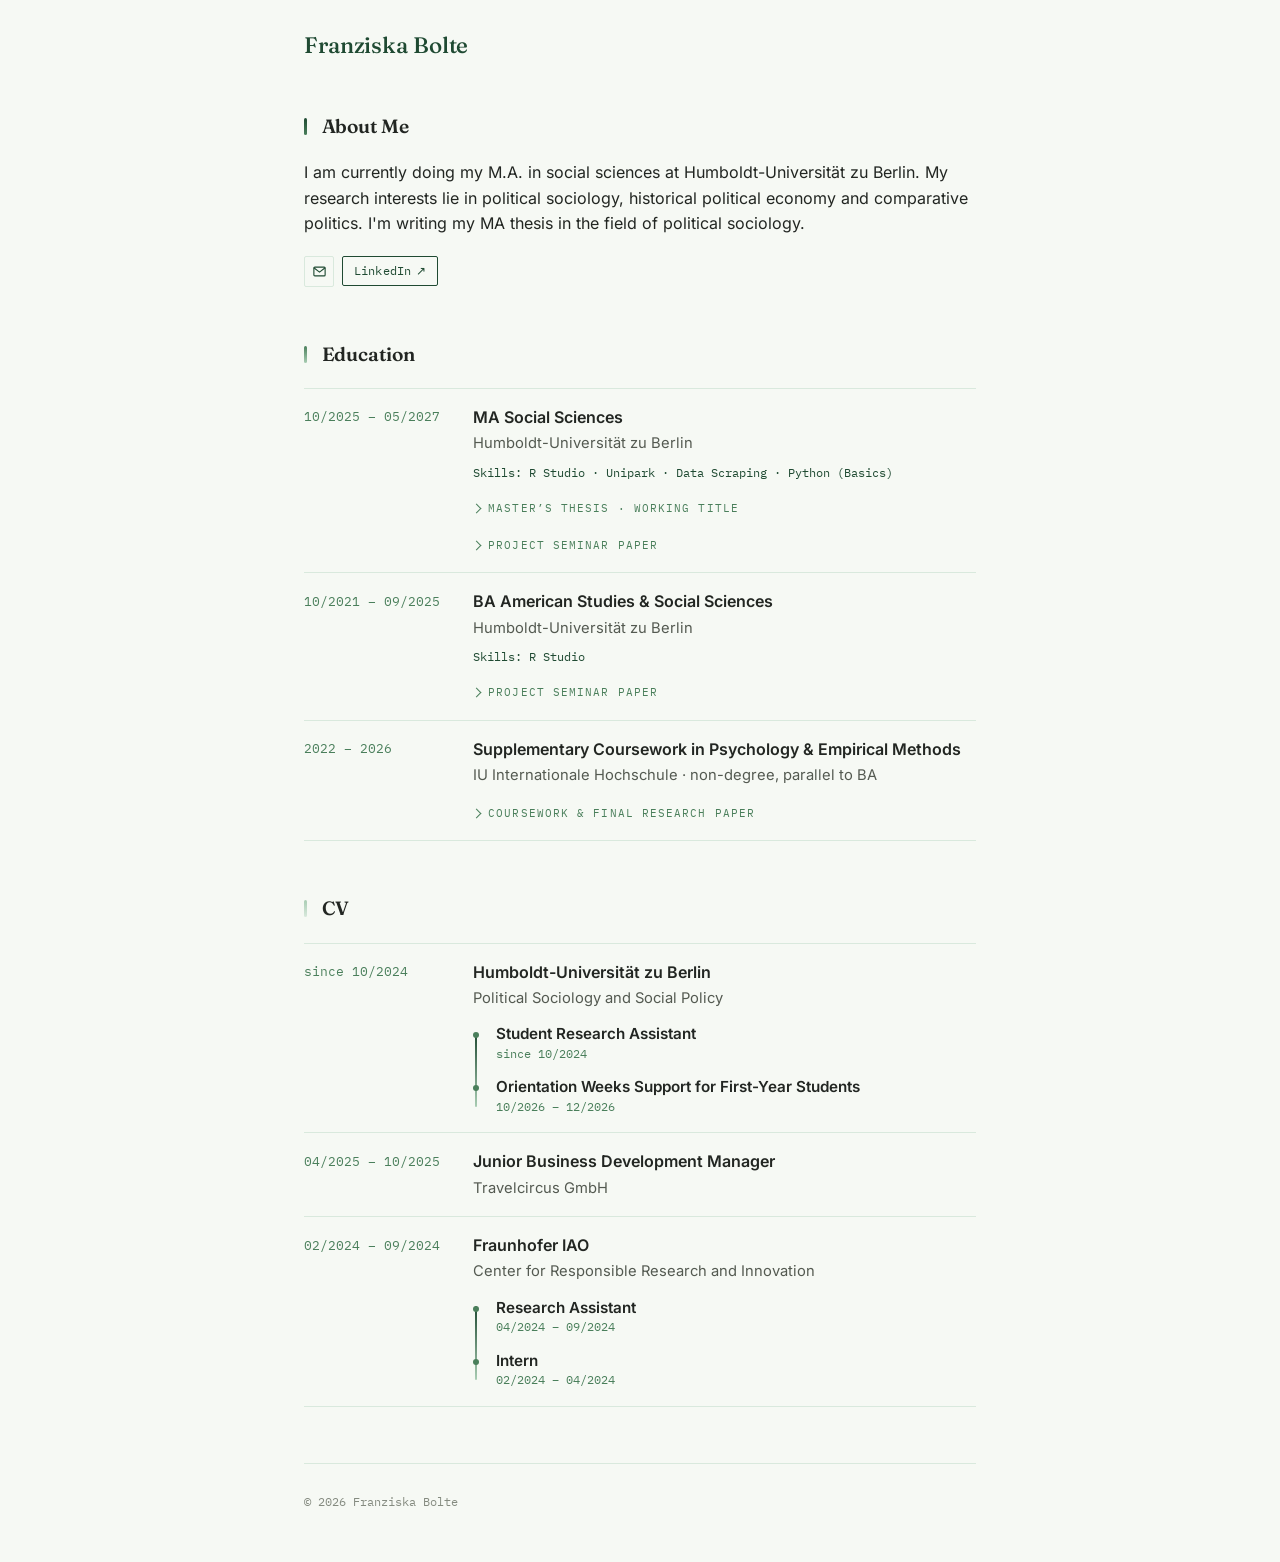
<file: index.html>
<!DOCTYPE html>
<html lang="en">
<head>
<meta charset="UTF-8">
<meta name="viewport" content="width=device-width, initial-scale=1.0">
<title>Franziska Bolte</title>
<meta name="description" content="Franziska Bolte — MA Social Sciences, Humboldt-Universität zu Berlin. Political sociology, historical political economy, comparative politics.">
<style>
/* Fonts are served from this site (folder "fonts/"), not from Google — no third-party requests.
   Inter, Fraunces and IBM Plex Mono are open-source fonts under the SIL Open Font License (see fonts/LICENSE-*.txt). */
@font-face {
  font-family: "Fraunces";
  src: url("fonts/fraunces-latin-wght-normal.woff2") format("woff2");
  font-weight: 100 900;
  font-style: normal;
  font-display: swap;
}
@font-face {
  font-family: "Inter";
  src: url("fonts/inter-latin-wght-normal.woff2") format("woff2");
  font-weight: 100 900;
  font-style: normal;
  font-display: swap;
}
@font-face {
  font-family: "IBM Plex Mono";
  src: url("fonts/ibm-plex-mono-latin-400-normal.woff2") format("woff2");
  font-weight: 400;
  font-style: normal;
  font-display: swap;
}
@font-face {
  font-family: "IBM Plex Mono";
  src: url("fonts/ibm-plex-mono-latin-500-normal.woff2") format("woff2");
  font-weight: 500;
  font-style: normal;
  font-display: swap;
}

:root {
  --bg: #f6f9f4;
  --ink: #222622;
  --ink-soft: #545a51;
  --ink-faint: #858b80;

  --accent-dark: #1f4a32;   /* dark green — the accent */
  --accent-mid: #4a7f5b;
  --accent-light: #a9cdb3;
  --accent-pale: #d9e9dd;
  --accent-wash: #e9f2ea;

  --serif: "Fraunces", Georgia, serif;
  --sans: "Inter", -apple-system, BlinkMacSystemFont, "Segoe UI", sans-serif;
  --mono: "IBM Plex Mono", ui-monospace, monospace;
}

* { box-sizing: border-box; }
html { -webkit-text-size-adjust: 100%; }

body {
  margin: 0;
  background: var(--bg);
  color: var(--ink);
  font-family: var(--sans);
  font-size: 16px;
  line-height: 1.6;
  -webkit-font-smoothing: antialiased;
}

:focus-visible { outline: 2px solid var(--accent-mid); outline-offset: 3px; }

p { margin: 0 0 1em; }

/* ---------- Layout ---------- */
.page {
  max-width: 720px;
  margin: 0 auto;
  padding: 2rem 1.5rem 3rem;
}

.topbar { margin-bottom: 3.5rem; }

/* Name: a plain, quiet heading */
.name {
  font-family: var(--serif);
  font-size: 1.4rem;
  font-weight: 500;
  letter-spacing: -0.005em;
  line-height: 1.2;
  margin: 0;
  color: var(--accent-dark);
}

section { margin-bottom: 3.5rem; }

/* Section headings with the signature thread — tone fades section by section */
.thread {
  position: relative;
  padding-left: 1.1rem;
  margin-bottom: 1.4rem;
}
.thread::before {
  content: "";
  position: absolute;
  left: 0; top: 0.2em; bottom: 0.2em;
  width: 3px;
  border-radius: 2px;
  background: linear-gradient(180deg, var(--t1), var(--t2));
}
.s1 .thread { --t1: var(--accent-dark); --t2: var(--accent-mid); }
.s2 .thread { --t1: var(--accent-mid);  --t2: var(--accent-light); }
.s3 .thread { --t1: var(--accent-light); --t2: var(--accent-pale); }

h2 {
  font-family: var(--serif);
  font-size: 1.2rem;
  font-weight: 600;
  letter-spacing: -0.005em;
  line-height: 1.2;
  margin: 0;
}

/* ---------- About ---------- */
.about p { margin-bottom: 0; }

/* ---------- Link buttons ---------- */
.links { display: flex; align-items: center; gap: 0.5rem; margin-top: 1.2rem; }
.btn {
  display: inline-flex;
  align-items: center;
  gap: 0.3rem;
  font-family: var(--mono);
  font-size: 0.72rem;
  letter-spacing: 0.02em;
  text-decoration: none;
  padding: 0.3rem 0.65rem;
  border: 1px solid var(--accent-dark);
  border-radius: 2px;
  color: var(--accent-dark);
  background: transparent;
  transition: background 0.15s ease, color 0.15s ease;
}
.btn:hover { background: var(--accent-dark); color: var(--bg); }

.icon-link {
  display: inline-flex;
  align-items: center;
  justify-content: center;
  width: 1.9rem;
  height: 1.9rem;
  color: var(--accent-dark);
  border: 1px solid var(--accent-pale);
  border-radius: 2px;
  transition: color 0.15s ease, background 0.15s ease, border-color 0.15s ease;
}
.icon-link:hover { color: var(--bg); background: var(--accent-dark); border-color: var(--accent-dark); }

.sr-only {
  position: absolute;
  width: 1px; height: 1px;
  margin: -1px; padding: 0;
  overflow: hidden;
  clip: rect(0, 0, 0, 0);
  white-space: nowrap;
  border: 0;
}

/* ---------- CV + Education entries ---------- */
.entry {
  display: grid;
  grid-template-columns: 150px 1fr;
  gap: 1.2rem;
  padding: 1rem 0;
  border-bottom: 1px solid var(--accent-pale);
}
.entry:first-of-type { border-top: 1px solid var(--accent-pale); }

.date {
  font-family: var(--mono);
  font-size: 0.8rem;
  color: var(--accent-mid);
  padding-top: 0.15rem;
}

.role { font-family: var(--sans); font-size: 1rem; font-weight: 600; margin: 0 0 0.1rem; }
.org  { color: var(--ink-soft); font-size: 0.92rem; margin: 0; }

.bullets { list-style: none; margin: 0; padding: 0; }
.bullets li {
  position: relative;
  padding-left: 1rem;
  color: var(--ink-soft);
  font-size: 0.92rem;
  margin-bottom: 0.2rem;
}
.bullets li::before {
  content: "–";
  position: absolute;
  left: 0;
  color: var(--accent-mid);
}

.skills {
  font-family: var(--mono);
  font-size: 0.74rem;
  color: var(--accent-dark);
  margin: 0.5rem 0 0;
}

.sub-label {
  display: block;
  font-family: var(--mono);
  font-size: 0.68rem;
  letter-spacing: 0.1em;
  text-transform: uppercase;
  color: var(--accent-mid);
  margin: 0.9rem 0 0.3rem;
}
.entry-note { color: var(--ink-soft); font-size: 0.92rem; margin: 0; }
.paper-title { font-style: italic; }

/* Collapsible details (native <details>, no script needed) */
.more { margin-top: 0.7rem; }
.more summary {
  display: inline-flex;
  align-items: center;
  gap: 0.5rem;
  cursor: pointer;
  list-style: none;
  font-family: var(--mono);
  font-size: 0.68rem;
  letter-spacing: 0.1em;
  text-transform: uppercase;
  color: var(--accent-mid);
}
.more summary::-webkit-details-marker { display: none; }
.more summary::before {
  content: "";
  width: 6px;
  height: 6px;
  border-right: 1.5px solid currentColor;
  border-bottom: 1.5px solid currentColor;
  transform: rotate(-45deg);
  transition: transform 0.15s ease;
}
.more[open] summary::before { transform: rotate(45deg); }
.more summary:hover { color: var(--accent-dark); }
.more[open] summary { margin-bottom: 0.5rem; }
.more .sub-label:first-of-type { margin-top: 0.2rem; }

/* Several roles at one employer, joined by a vertical thread */
.roles {
  list-style: none;
  margin: 0.8rem 0 0;
  padding: 0;
  position: relative;
}
.roles::before {
  content: "";
  position: absolute;
  left: 2px;
  top: 0.6rem;
  bottom: 0.6rem;
  width: 2px;
  border-radius: 2px;
  background: linear-gradient(180deg, var(--accent-dark), var(--accent-light));
}
.roles li {
  position: relative;
  padding-left: 1.4rem;
  margin-bottom: 0.8rem;
}
.roles li:last-child { margin-bottom: 0; }
.roles li::before {
  content: "";
  position: absolute;
  left: 0;
  top: 0.55rem;
  width: 6px;
  height: 6px;
  border-radius: 50%;
  background: var(--accent-mid);
}
.r-title { display: block; font-weight: 600; font-size: 0.95rem; line-height: 1.4; }
.r-meta { display: block; font-family: var(--mono); font-size: 0.74rem; color: var(--accent-mid); }

footer { padding-top: 1.5rem; border-top: 1px solid var(--accent-pale); }
.meta { font-family: var(--mono); font-size: 0.74rem; color: var(--ink-faint); }

@media (prefers-reduced-motion: reduce) { .btn, .icon-link, .more summary::before { transition: none; } }

/* Touch screens: larger invisible tap areas, same visual size */
@media (pointer: coarse) {
  .icon-link { position: relative; }
  .icon-link::after { content: ""; position: absolute; inset: -4px; }
  .btn { padding: 0.45rem 0.8rem; }
  .more summary { padding: 0.55rem 0; }
}

@media (max-width: 600px) {
  .page { padding: 1.25rem 1.25rem 2rem; }
  .topbar { margin-bottom: 2.5rem; }
  .entry { grid-template-columns: 1fr; gap: 0.3rem; }
  .date { padding-top: 0; }
}
</style>
</head>
<body>
<div class="page">

  <header class="topbar">
    <h1 class="name">Franziska Bolte</h1>
  </header>

  <!-- About -->
  <section class="s1 about" id="about">
    <div class="thread">
      <h2>About Me</h2>
    </div>
    <p>
      I am currently doing my M.A. in social sciences at Humboldt-Universität zu
      Berlin. My research interests lie in political sociology, historical
      political economy and comparative politics. I'm writing my MA thesis in the field of political sociology.
    </p>

    <div class="links">
      <a class="icon-link" href="mailto:vorname.nachname@example.com" title="Email">
        <svg width="15" height="15" viewBox="0 0 24 24" fill="none" stroke="currentColor" stroke-width="1.8" stroke-linecap="round" stroke-linejoin="round" aria-hidden="true"><rect x="3" y="5" width="18" height="14" rx="1.5"/><path d="M3.5 6.5l8.5 6.5 8.5-6.5"/></svg>
        <span class="sr-only">Email</span>
      </a>
      <a class="btn" href="https://www.linkedin.com/in/franziska-bolte/" target="_blank" rel="noopener">
        LinkedIn <span aria-hidden="true">↗</span>
      </a>
    </div>
  </section>

  <!-- Education -->
  <section class="s2" id="education">
    <div class="thread">
      <h2>Education</h2>
    </div>

    <article class="entry">
      <span class="date">10/2025 – 05/2027</span>
      <div>
        <h3 class="role">MA Social Sciences</h3>
        <p class="org">Humboldt-Universität zu Berlin</p>
        <p class="skills">Skills: R Studio · Unipark · Data Scraping · Python (Basics)</p>

        <details class="more">
          <summary>Master’s thesis · working title</summary>
          <p class="entry-note">
            <span class="paper-title">“Conditional Belonging and Labour Market Participation”</span>
          </p>
        </details>

        <details class="more">
          <summary>Project seminar paper</summary>
          <p class="entry-note">
            <span class="paper-title">“Between Law and the Lord: Depth of Christianisation, Popular Demand, and Judicial Oversight in the Witch Trials of Central and Eastern Europe”</span>
          </p>
        </details>
      </div>
    </article>

    <article class="entry">
      <span class="date">10/2021 – 09/2025</span>
      <div>
        <h3 class="role">BA American Studies &amp; Social Sciences</h3>
        <p class="org">Humboldt-Universität zu Berlin</p>
        <p class="skills">Skills: R Studio</p>

        <details class="more">
          <summary>Project seminar paper</summary>
          <p class="entry-note">
            <span class="paper-title">“Impact of Political Ideologies’ Polarization Through Internet and News Consumption on Welfare Attitudes”</span>
          </p>
        </details>
      </div>
    </article>

    <article class="entry">
      <span class="date">2022 – 2026</span>
      <div>
        <h3 class="role">Supplementary Coursework in Psychology &amp; Empirical Methods</h3>
        <p class="org">IU Internationale Hochschule · non-degree, parallel to BA</p>

        <details class="more">
          <summary>Coursework &amp; final research paper</summary>

          <span class="sub-label">Relevant coursework</span>
          <ul class="bullets">
            <li>Introduction to Empirical-Scientific Psychology</li>
            <li>Empirical Social Research</li>
            <li>Applied Data Analysis</li>
            <li>Applied Psychological Diagnostics (Test Theory &amp; Test Construction)</li>
          </ul>

          <span class="sub-label">Final research paper · Grade 1.3 (German scale)</span>
          <p class="entry-note">
            <span class="paper-title">“Who Is Protecting Whom? The Illusion of Female Security as a Justification for Anti-Migration Narratives”</span><br>
            An individual-level data collection on femonationalist attitudes and sexism attribution-biases towards men with migrant backgrounds.
          </p>
        </details>
      </div>
    </article>
  </section>

  <!-- CV -->
  <section class="s3" id="cv">
    <div class="thread">
      <h2>CV</h2>
    </div>

    <article class="entry">
      <span class="date">since 10/2024</span>
      <div>
        <h3 class="role">Humboldt-Universität zu Berlin</h3>
        <p class="org">Political Sociology and Social Policy</p>
        <ul class="roles">
          <li>
            <span class="r-title">Student Research Assistant</span>
            <span class="r-meta">since 10/2024</span>
          </li>
          <li>
            <span class="r-title">Orientation Weeks Support for First-Year Students</span>
            <span class="r-meta">10/2026 – 12/2026</span>
          </li>
        </ul>
      </div>
    </article>

    <article class="entry">
      <span class="date">04/2025 – 10/2025</span>
      <div>
        <h3 class="role">Junior Business Development Manager</h3>
        <p class="org">Travelcircus GmbH</p>
      </div>
    </article>

    <article class="entry">
      <span class="date">02/2024 – 09/2024</span>
      <div>
        <h3 class="role">Fraunhofer IAO</h3>
        <p class="org">Center for Responsible Research and Innovation</p>
        <ul class="roles">
          <li>
            <span class="r-title">Research Assistant</span>
            <span class="r-meta">04/2024 – 09/2024</span>
          </li>
          <li>
            <span class="r-title">Intern</span>
            <span class="r-meta">02/2024 – 04/2024</span>
          </li>
        </ul>
      </div>
    </article>
  </section>

  <footer>
    <span class="meta">© 2026 Franziska Bolte</span>
  </footer>

</div>
</body>
</html>
</file>
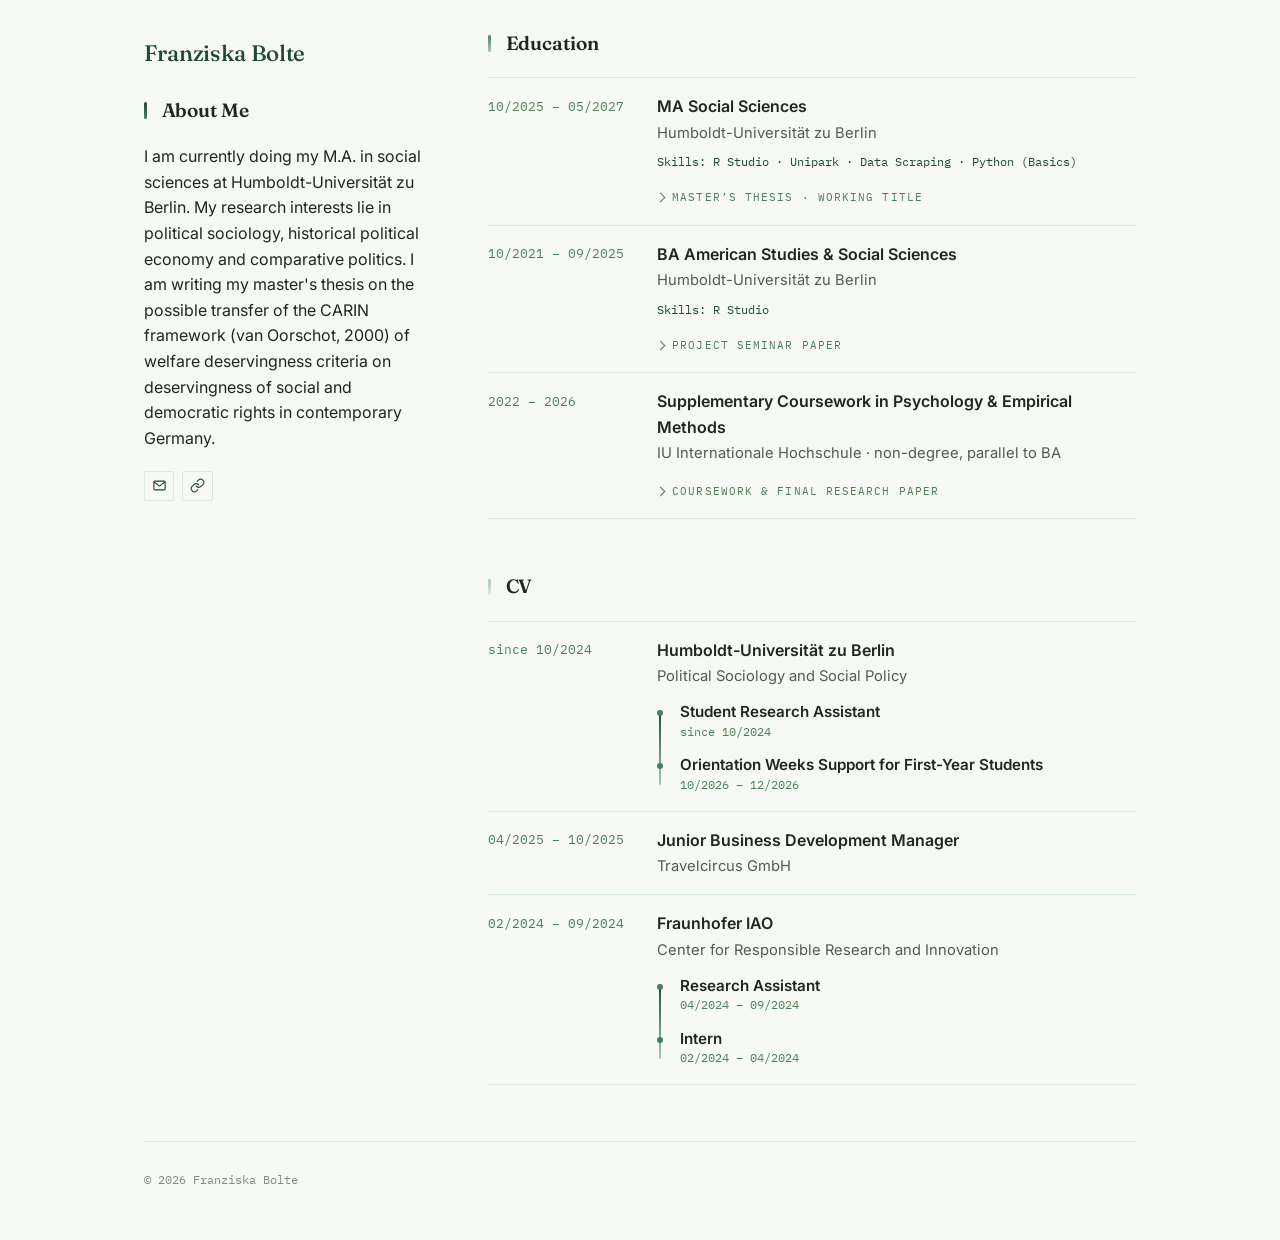
<file: option-a-sidebar.html>
<!DOCTYPE html>
<html lang="en">
<head>
<meta charset="UTF-8">
<meta name="viewport" content="width=device-width, initial-scale=1.0">
<title>Franziska Bolte</title>
<meta name="description" content="Franziska Bolte — MA Social Sciences, Humboldt-Universität zu Berlin. Political sociology, historical political economy, comparative politics.">
<link rel="preconnect" href="https://fonts.googleapis.com">
<link rel="preconnect" href="https://fonts.gstatic.com" crossorigin>
<link href="https://fonts.googleapis.com/css2?family=Fraunces:opsz,wght@9..144,500;9..144,600&family=Inter:wght@400;500;600&family=IBM+Plex+Mono:wght@400;500&display=swap" rel="stylesheet">
<style>
:root {
  --bg: #f6f9f4;
  --ink: #222622;
  --ink-soft: #545a51;
  --ink-faint: #858b80;

  --accent-dark: #1f4a32;   /* dark green — the accent */
  --accent-mid: #4a7f5b;
  --accent-light: #a9cdb3;
  --accent-pale: #d9e9dd;
  --accent-wash: #e9f2ea;

  --serif: "Fraunces", Georgia, serif;
  --sans: "Inter", -apple-system, BlinkMacSystemFont, "Segoe UI", sans-serif;
  --mono: "IBM Plex Mono", ui-monospace, monospace;
}

* { box-sizing: border-box; }
html { -webkit-text-size-adjust: 100%; }

body {
  margin: 0;
  background: var(--bg);
  color: var(--ink);
  font-family: var(--sans);
  font-size: 16px;
  line-height: 1.6;
  -webkit-font-smoothing: antialiased;
}

:focus-visible { outline: 2px solid var(--accent-mid); outline-offset: 3px; }

p { margin: 0 0 1em; }

/* ---------- Layout ---------- */
.page {
  max-width: 1040px;
  margin: 0 auto;
  padding: 2rem 1.5rem 3rem;
}

.topbar { margin-bottom: 3.5rem; }

/* Name: a plain, quiet heading */
.name {
  font-family: var(--serif);
  font-size: 1.4rem;
  font-weight: 500;
  letter-spacing: -0.005em;
  line-height: 1.2;
  margin: 0;
  color: var(--accent-dark);
}

section { margin-bottom: 3.5rem; }

/* Section headings with the signature thread — tone fades section by section */
.thread {
  position: relative;
  padding-left: 1.1rem;
  margin-bottom: 1.4rem;
}
.thread::before {
  content: "";
  position: absolute;
  left: 0; top: 0.2em; bottom: 0.2em;
  width: 3px;
  border-radius: 2px;
  background: linear-gradient(180deg, var(--t1), var(--t2));
}
.s1 .thread { --t1: var(--accent-dark); --t2: var(--accent-mid); }
.s2 .thread { --t1: var(--accent-mid);  --t2: var(--accent-light); }
.s3 .thread { --t1: var(--accent-light); --t2: var(--accent-pale); }

h2 {
  font-family: var(--serif);
  font-size: 1.2rem;
  font-weight: 600;
  letter-spacing: -0.005em;
  line-height: 1.2;
  margin: 0;
}

/* ---------- About ---------- */
.about p { max-width: 62ch; margin-bottom: 0; }

/* ---------- Link buttons ---------- */
.links { display: flex; align-items: center; gap: 0.5rem; margin-top: 1.2rem; }
.btn {
  display: inline-flex;
  align-items: center;
  gap: 0.3rem;
  font-family: var(--mono);
  font-size: 0.72rem;
  letter-spacing: 0.02em;
  text-decoration: none;
  padding: 0.3rem 0.65rem;
  border: 1px solid var(--accent-dark);
  border-radius: 2px;
  color: var(--accent-dark);
  background: transparent;
  transition: background 0.15s ease, color 0.15s ease;
}
.btn:hover { background: var(--accent-dark); color: var(--bg); }

.icon-link {
  display: inline-flex;
  align-items: center;
  justify-content: center;
  width: 1.9rem;
  height: 1.9rem;
  color: var(--accent-dark);
  border: 1px solid var(--accent-pale);
  border-radius: 2px;
  transition: color 0.15s ease, background 0.15s ease, border-color 0.15s ease;
}
.icon-link:hover { color: var(--bg); background: var(--accent-dark); border-color: var(--accent-dark); }

.sr-only {
  position: absolute;
  width: 1px; height: 1px;
  margin: -1px; padding: 0;
  overflow: hidden;
  clip: rect(0, 0, 0, 0);
  white-space: nowrap;
  border: 0;
}

/* ---------- CV + Education entries ---------- */
.entry {
  display: grid;
  grid-template-columns: 150px 1fr;
  gap: 1.2rem;
  padding: 1rem 0;
  border-bottom: 1px solid var(--accent-pale);
}
.entry:first-of-type { border-top: 1px solid var(--accent-pale); }

.date {
  font-family: var(--mono);
  font-size: 0.8rem;
  color: var(--accent-mid);
  padding-top: 0.15rem;
}

.role { font-family: var(--sans); font-size: 1rem; font-weight: 600; margin: 0 0 0.1rem; }
.org  { color: var(--ink-soft); font-size: 0.92rem; margin: 0; }

.bullets { list-style: none; margin: 0; padding: 0; }
.bullets li {
  position: relative;
  padding-left: 1rem;
  color: var(--ink-soft);
  font-size: 0.92rem;
  margin-bottom: 0.2rem;
}
.bullets li::before {
  content: "–";
  position: absolute;
  left: 0;
  color: var(--accent-mid);
}

.skills {
  font-family: var(--mono);
  font-size: 0.74rem;
  color: var(--accent-dark);
  margin: 0.5rem 0 0;
}

.sub-label {
  display: block;
  font-family: var(--mono);
  font-size: 0.68rem;
  letter-spacing: 0.1em;
  text-transform: uppercase;
  color: var(--accent-mid);
  margin: 0.9rem 0 0.3rem;
}
.entry-note { color: var(--ink-soft); font-size: 0.92rem; margin: 0; }
.paper-title { font-style: italic; }

/* Collapsible details (native <details>, no script needed) */
.more { margin-top: 0.7rem; }
.more summary {
  display: inline-flex;
  align-items: center;
  gap: 0.5rem;
  cursor: pointer;
  list-style: none;
  font-family: var(--mono);
  font-size: 0.68rem;
  letter-spacing: 0.1em;
  text-transform: uppercase;
  color: var(--accent-mid);
}
.more summary::-webkit-details-marker { display: none; }
.more summary::before {
  content: "";
  width: 6px;
  height: 6px;
  border-right: 1.5px solid currentColor;
  border-bottom: 1.5px solid currentColor;
  transform: rotate(-45deg);
  transition: transform 0.15s ease;
}
.more[open] summary::before { transform: rotate(45deg); }
.more summary:hover { color: var(--accent-dark); }
.more[open] summary { margin-bottom: 0.5rem; }
.more .sub-label:first-of-type { margin-top: 0.2rem; }

/* ---------- Option A: sticky sidebar, Education before CV ---------- */
.layout {
  display: grid;
  grid-template-columns: 280px minmax(0, 1fr);
  column-gap: 4rem;
  align-items: start;
}
.side { position: sticky; top: 2.5rem; }
.side .topbar { margin-bottom: 2rem; }
.main { display: flex; flex-direction: column; }
.main #education { order: -1; }

@media (max-width: 900px) {
  .layout { display: block; }
  .side { position: static; }
  .main #education { order: 0; }
}

/* Several roles at one employer, joined by a vertical thread */
.roles {
  list-style: none;
  margin: 0.8rem 0 0;
  padding: 0;
  position: relative;
}
.roles::before {
  content: "";
  position: absolute;
  left: 2px;
  top: 0.6rem;
  bottom: 0.6rem;
  width: 2px;
  border-radius: 2px;
  background: linear-gradient(180deg, var(--accent-dark), var(--accent-light));
}
.roles li {
  position: relative;
  padding-left: 1.4rem;
  margin-bottom: 0.8rem;
}
.roles li:last-child { margin-bottom: 0; }
.roles li::before {
  content: "";
  position: absolute;
  left: 0;
  top: 0.55rem;
  width: 6px;
  height: 6px;
  border-radius: 50%;
  background: var(--accent-mid);
}
.r-title { display: block; font-weight: 600; font-size: 0.95rem; line-height: 1.4; }
.r-meta { display: block; font-family: var(--mono); font-size: 0.74rem; color: var(--accent-mid); }

footer { padding-top: 1.5rem; border-top: 1px solid var(--accent-pale); }
.meta { font-family: var(--mono); font-size: 0.74rem; color: var(--ink-faint); }

@media (prefers-reduced-motion: reduce) { .btn, .icon-link, .more summary::before { transition: none; } }

@media (max-width: 600px) {
  .page { padding: 1.25rem 1.25rem 2rem; }
  .topbar { margin-bottom: 2.5rem; }
  .entry { grid-template-columns: 1fr; gap: 0.3rem; }
  .date { padding-top: 0; }
}
</style>
</head>
<body>
<div class="page">

  <div class="layout">
  <aside class="side">

  <header class="topbar">
    <h1 class="name">Franziska Bolte</h1>
  </header>

  <!-- About -->
  <section class="s1 about" id="about">
    <div class="thread">
      <h2>About Me</h2>
    </div>
    <p>
      I am currently doing my M.A. in social sciences at Humboldt-Universität zu
      Berlin. My research interests lie in political sociology, historical
      political economy and comparative politics. I am writing my master's thesis
      on the possible transfer of the CARIN framework (van Oorschot, 2000) of
      welfare deservingness criteria on deservingness of social and democratic
      rights in contemporary Germany.
    </p>

    <div class="links">
      <a class="icon-link" href="mailto:vorname.nachname@example.com" title="Email">
        <svg width="15" height="15" viewBox="0 0 24 24" fill="none" stroke="currentColor" stroke-width="1.8" stroke-linecap="round" stroke-linejoin="round" aria-hidden="true"><rect x="3" y="5" width="18" height="14" rx="1.5"/><path d="M3.5 6.5l8.5 6.5 8.5-6.5"/></svg>
        <span class="sr-only">Email</span>
      </a>
      <a class="icon-link" href="https://www.linkedin.com/in/franziska-bolte/" target="_blank" rel="noopener" title="LinkedIn">
        <svg width="15" height="15" viewBox="0 0 24 24" fill="none" stroke="currentColor" stroke-width="1.8" stroke-linecap="round" stroke-linejoin="round" aria-hidden="true"><path d="M10 13a5 5 0 0 0 7.54.54l3-3a5 5 0 0 0-7.07-7.07l-1.72 1.71"/><path d="M14 11a5 5 0 0 0-7.54-.54l-3 3a5 5 0 0 0 7.07 7.07l1.71-1.71"/></svg>
        <span class="sr-only">LinkedIn</span>
      </a>
    </div>
  </section>

  </aside>

  <main class="main">

  <!-- CV -->
  <section class="s3" id="cv">
    <div class="thread">
      <h2>CV</h2>
    </div>

    <article class="entry">
      <span class="date">since 10/2024</span>
      <div>
        <h3 class="role">Humboldt-Universität zu Berlin</h3>
        <p class="org">Political Sociology and Social Policy</p>
        <ul class="roles">
          <li>
            <span class="r-title">Student Research Assistant</span>
            <span class="r-meta">since 10/2024</span>
          </li>
          <li>
            <span class="r-title">Orientation Weeks Support for First-Year Students</span>
            <span class="r-meta">10/2026 – 12/2026</span>
          </li>
        </ul>
      </div>
    </article>

    <article class="entry">
      <span class="date">04/2025 – 10/2025</span>
      <div>
        <h3 class="role">Junior Business Development Manager</h3>
        <p class="org">Travelcircus GmbH</p>
      </div>
    </article>

    <article class="entry">
      <span class="date">02/2024 – 09/2024</span>
      <div>
        <h3 class="role">Fraunhofer IAO</h3>
        <p class="org">Center for Responsible Research and Innovation</p>
        <ul class="roles">
          <li>
            <span class="r-title">Research Assistant</span>
            <span class="r-meta">04/2024 – 09/2024</span>
          </li>
          <li>
            <span class="r-title">Intern</span>
            <span class="r-meta">02/2024 – 04/2024</span>
          </li>
        </ul>
      </div>
    </article>
  </section>

  <!-- Education -->
  <section class="s2" id="education">
    <div class="thread">
      <h2>Education</h2>
    </div>

    <article class="entry">
      <span class="date">10/2025 – 05/2027</span>
      <div>
        <h3 class="role">MA Social Sciences</h3>
        <p class="org">Humboldt-Universität zu Berlin</p>
        <p class="skills">Skills: R Studio · Unipark · Data Scraping · Python (Basics)</p>

        <details class="more">
          <summary>Master’s thesis · working title</summary>
          <p class="entry-note">
            <span class="paper-title">“Conditional Belonging?: Labour-based Contribution as a Normative Criterion for Deservingness of Democratic Rights in Germany”</span>
          </p>
        </details>
      </div>
    </article>

    <article class="entry">
      <span class="date">10/2021 – 09/2025</span>
      <div>
        <h3 class="role">BA American Studies &amp; Social Sciences</h3>
        <p class="org">Humboldt-Universität zu Berlin</p>
        <p class="skills">Skills: R Studio</p>

        <details class="more">
          <summary>Project seminar paper</summary>
          <p class="entry-note">
            <span class="paper-title">“Impact of Political Ideologies’ Polarization Through Internet and News Consumption on Welfare Attitudes”</span>
          </p>
        </details>
      </div>
    </article>

    <article class="entry">
      <span class="date">2022 – 2026</span>
      <div>
        <h3 class="role">Supplementary Coursework in Psychology &amp; Empirical Methods</h3>
        <p class="org">IU Internationale Hochschule · non-degree, parallel to BA</p>

        <details class="more">
          <summary>Coursework &amp; final research paper</summary>

          <span class="sub-label">Relevant coursework</span>
          <ul class="bullets">
            <li>Introduction to Empirical-Scientific Psychology</li>
            <li>Empirical Social Research</li>
            <li>Applied Data Analysis</li>
            <li>Applied Psychological Diagnostics (Test Theory &amp; Test Construction)</li>
          </ul>

          <span class="sub-label">Final research paper · Grade 1.3 (German scale)</span>
          <p class="entry-note">
            <span class="paper-title">“Who Is Protecting Whom? The Illusion of Female Security as a Justification for Anti-Migration Narratives”</span><br>
            An individual-level data collection on femonationalist attitudes and sexism attribution-biases towards men with migrant backgrounds.
          </p>
        </details>
      </div>
    </article>
  </section>

  </main>
  </div>

  <footer>
    <span class="meta">© 2026 Franziska Bolte</span>
  </footer>

</div>
</body>
</html>
</file>
